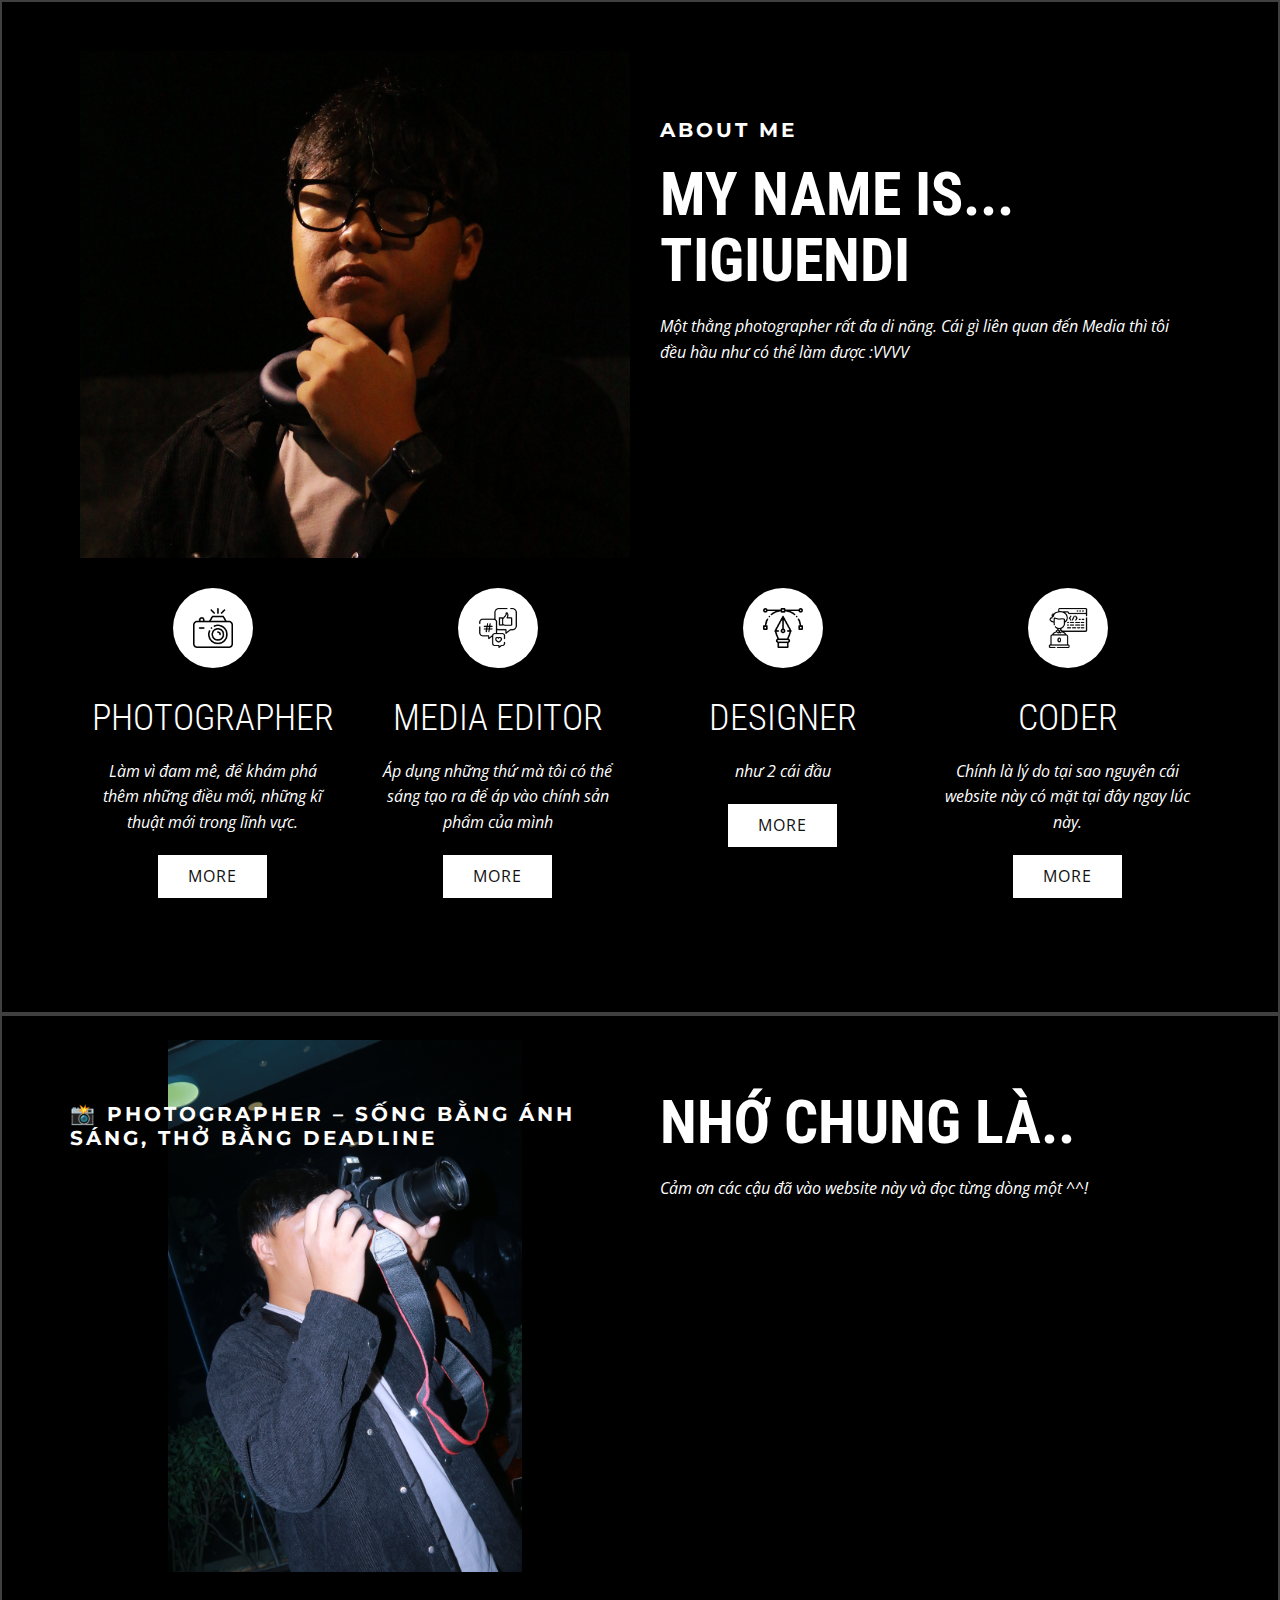
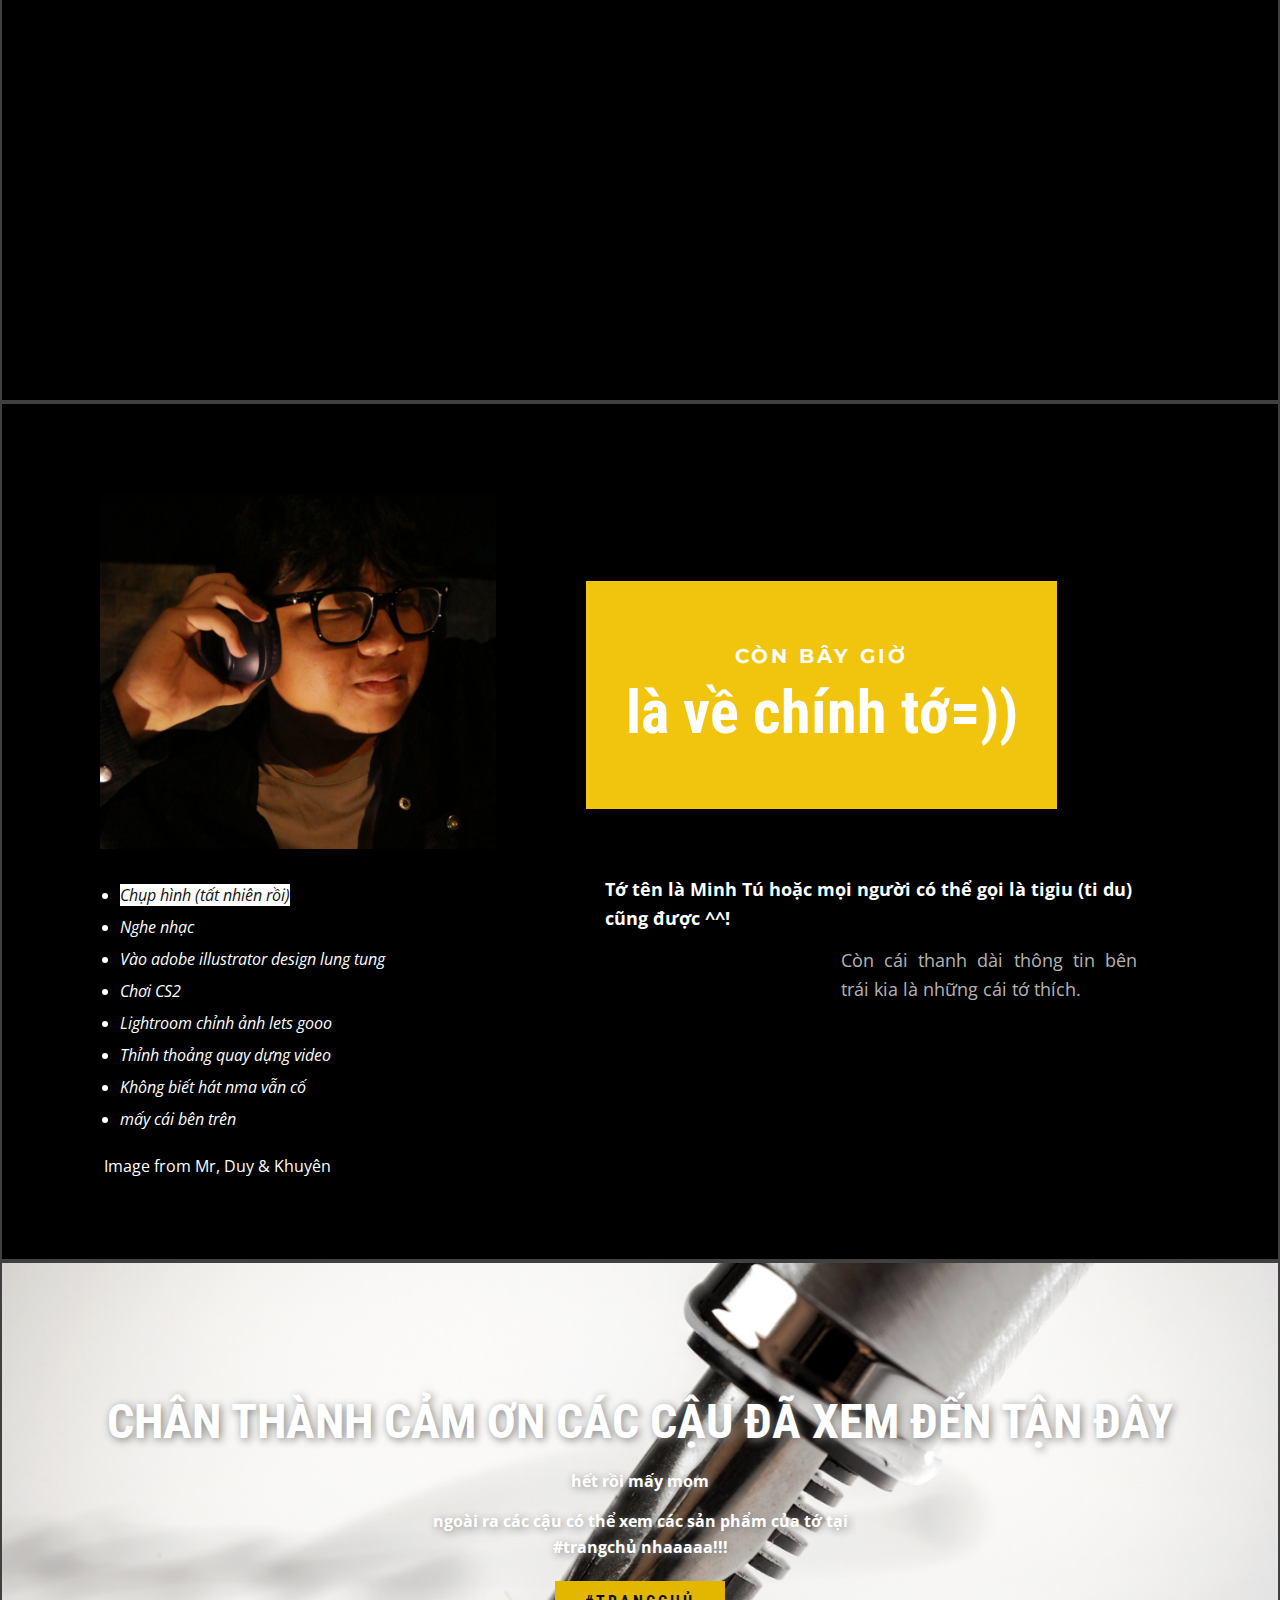
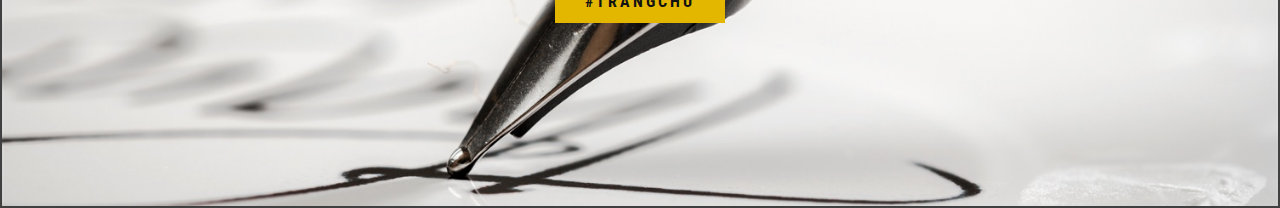
<file: indexBU.html>
<!DOCTYPE html>
<html style="font-size: 16px;" lang="en"><head>
    <meta name="viewport" content="width=device-width, initial-scale=1.0">
    <meta charset="utf-8">
    <meta name="keywords" content="Contact Us">
    <meta name="description" content="">
    <title>gioi thieu ve tigiu</title>
    <link rel="stylesheet" href="nicepage.css" media="screen">
<link rel="stylesheet" href="index.css" media="screen">
    <script class="u-script" type="text/javascript" src="jquery.js" defer=""></script>
    <script class="u-script" type="text/javascript" src="nicepage.js" defer=""></script>
    <meta name="generator" content="Nicepage 7.11.17, nicepage.com">
    
    
    
    
    
    
    <link id="u-page-google-font" rel="stylesheet" href="https://fonts.googleapis.com/css2?display=swap&amp;family=Roboto+Condensed:ital,wght@0,100..900;1,100..900&amp;family=Open+Sans:ital,wght@0,300..800;1,300..800&amp;family=Montserrat:ital,wght@0,100..900;1,100..900">
    <script type="application/ld+json">{
		"@context": "http://schema.org",
		"@type": "Organization",
		"name": ""
}</script>
    <meta name="theme-color" content="#478ac9">
    <meta property="og:title" content="Home 1">
    <meta property="og:type" content="website">
  <meta data-intl-tel-input-cdn-path="intlTelInput/"></head>
  <body data-home-page="https://website6549979.nicepage.io/Home-1.html?version=f0bddd8f-cf1e-7330-55e7-b80fea4a2f24" data-home-page-title="Home 1" data-path-to-root="./" data-include-products="false" class="u-body u-clearfix u-xl-mode" data-lang="en">
    <section class="u-align-center u-border-2 u-border-grey-75 u-clearfix u-container-align-center u-custom-color-2 u-section-1" id="sec-3537">
      <div class="u-clearfix u-sheet u-sheet-1">
        <div class="data-layout-selected u-clearfix u-expanded-width u-layout-wrap u-layout-wrap-1">
          <div class="u-layout">
            <div class="u-layout-row">
              <div class="u-align-center-lg u-align-center-sm u-align-center-xl u-align-center-xs u-container-style u-layout-cell u-left-cell u-size-30 u-layout-cell-1">
                <div class="u-container-layout u-valign-bottom">
                  <img class="u-absolute-hcenter-lg u-image u-image-1" src="images/IMG_1189.JPG" data-image-width="1824" data-image-height="2736">
                </div>
              </div>
              <div class="u-container-style u-layout-cell u-right-cell u-size-30 u-layout-cell-2">
                <div class="u-container-layout u-valign-middle-lg u-valign-middle-md u-valign-middle-sm u-valign-middle-xs u-container-layout-2">
                  <h5 class="u-text u-text-default u-text-1">about me</h5>
                  <h1 class="u-custom-font u-font-roboto-condensed u-text u-text-2">MY NAME IS... TIGIUENDI </h1>
                  <p class="u-text u-text-3">Một thằng photographer rất đa di năng. Cái gì liên quan đến Media thì tôi đều hầu như có thể làm được :VVVV </p>
                </div>
              </div>
            </div>
          </div>
        </div>
        <div class="u-expanded-width u-list u-list-1">
          <div class="u-repeater u-repeater-1">
            <div class="u-align-center u-black u-container-style u-list-item u-repeater-item u-list-item-1">
              <div class="u-container-layout u-similar-container u-container-layout-3"><span class="u-file-icon u-icon u-icon-circle u-white u-icon-1"><img src="images/3004613.png" alt=""></span>
                <h2 class="u-custom-font u-font-roboto-condensed u-text u-text-default u-text-4">PHOTOGRAPHER</h2>
                <p class="u-text u-text-5">Làm vì đam mê, để khám phá thêm những điều mới, những kĩ thuật mới trong lĩnh vực​.</p>
                <a href="#" class="u-btn u-button-style u-white u-btn-1">more</a>
              </div>
            </div>
            <div class="u-align-center u-black u-container-style u-list-item u-repeater-item u-list-item-2">
              <div class="u-container-layout u-similar-container u-container-layout-4"><span class="u-file-icon u-icon u-icon-circle u-white u-icon-2"><img src="images/2065064.png" alt=""></span>
                <h2 class="u-custom-font u-font-roboto-condensed u-text u-text-default u-text-6">MEDIA EDITOR</h2>
                <p class="u-text u-text-7">Áp dụng những thứ mà tôi có thể sáng tạo ra để áp vào chính sản phẩm của mình </p>
                <a href="#" class="u-btn u-button-style u-white u-btn-2">more</a>
              </div>
            </div>
            <div class="u-align-center u-black u-container-style u-list-item u-repeater-item u-list-item-3">
              <div class="u-container-layout u-similar-container u-container-layout-5"><span class="u-file-icon u-icon u-icon-circle u-white u-icon-3"><img src="images/751418.png" alt=""></span>
                <h2 class="u-custom-font u-font-roboto-condensed u-text u-text-default u-text-8">DesignER</h2>
                <p class="u-text u-text-9">như 2 cái đầu </p>
                <a href="#" class="u-btn u-button-style u-white u-btn-3">more</a>
              </div>
            </div>
            <div class="u-align-center u-black u-container-style u-list-item u-repeater-item u-list-item-4">
              <div class="u-container-layout u-similar-container u-container-layout-6"><span class="u-file-icon u-icon u-icon-circle u-white u-icon-4"><img src="images/5486693.png" alt=""></span>
                <h2 class="u-custom-font u-font-roboto-condensed u-text u-text-default u-text-10">CODER</h2>
                <p class="u-text u-text-11">Chính là lý do tại sao nguyên cái website này có mặt tại đây ngay lúc này.</p>
                <a href="#" class="u-btn u-button-style u-white u-btn-4">more</a>
              </div>
            </div>
          </div>
        </div>
      </div>
    </section>
    <section class="u-align-center u-border-2 u-border-grey-75 u-clearfix u-container-align-center u-custom-color-2 u-section-1" id="sec-3537">
      <div class="u-clearfix u-sheet u-sheet-1">
        <div class="data-layout-selected u-clearfix u-expanded-width u-layout-wrap u-layout-wrap-1">
          <div class="u-layout">
            <div class="u-layout-row">
              <div class="u-container-style u-layout-cell u-shape-rectangle u-size-28-md u-size-28-sm u-size-28-xs u-size-30-lg u-size-30-xl u-layout-cell-1">
                <div class="u-container-layout u-valign-bottom-lg u-container-layout-1">
                  <img class="u-expanded-height u-image u-image-contain u-image-default u-image-1" alt="" data-image-width="1824" data-image-height="2736" src="images/IMG_1144.JPG">
                  <h5 class="u-custom-font u-font-montserrat u-text u-text-default u-text-1"> 📸 Photographer – sống bằng ánh sáng, thở bằng deadline</h5>
                </div>
              </div>
              <div class="u-container-style u-layout-cell u-size-30-lg u-size-30-xl u-size-32-md u-size-32-sm u-size-32-xs u-layout-cell-2">
                <div class="u-container-layout u-valign-middle-lg u-valign-middle-md u-valign-middle-sm u-valign-middle-xs u-container-layout-2">
                  <h2 class="u-align-left u-text u-text-2">NHỚ CHUNG LÀ..</h2>
                  <p class="u-align-justify u-text u-text-default u-text-3">Cảm ơn các cậu đã vào website này và đọc từng dòng một ^^!<br>
                    <br>
                  </p>
                </div>
              </div>
            </div>
          </div>
        </div>
      </div>
    </section>
    <section class="u-black u-border-2 u-border-grey-75 u-clearfix u-valign-middle-md u-valign-middle-sm u-valign-middle-xs u-section-3" id="carousel_a4fe">
      <div class="data-layout-selected u-clearfix u-layout-wrap u-layout-wrap-1">
        <div class="u-layout" style="">
          <div class="u-layout-row" style="">
            <div class="u-align-left u-container-style u-layout-cell u-shape-rectangle u-size-24 u-layout-cell-1">
              <div class="u-container-layout u-valign-top-lg u-valign-top-md u-valign-top-sm u-valign-top-xs u-container-layout-1">
                <img class="u-expanded-width u-image u-image-1" src="images/IMG_1211.JPG" data-image-width="1824" data-image-height="2736">
                <ul class="u-text u-text-default u-text-1">
                  <li><span style="background-color: #ffffff; color: #111111; font-family: 'Open Sans',sans-serif; font-size: 1rem;"> Chụp hình (tất nhiên rồi)</span>
                    <br>
                  </li>
                  <li>Nghe nhạc</li>
                  <li>Vào adobe illustrator design lung tung</li>
                  <li>Chơi CS2</li>
                  <li>Lightroom chỉnh ảnh lets gooo</li>
                  <li>Thỉnh thoảng quay dựng video</li>
                  <li>Không biết hát nma vẫn cố</li>
                  <li>mấy cái bên trên</li>
                </ul>
                <p class="u-text u-text-2">Image from Mr, Duy &amp; Khuyên</p>
              </div>
            </div>
            <div class="u-container-style u-layout-cell u-shape-rectangle u-size-36 u-layout-cell-2">
              <div class="u-container-layout u-valign-bottom-lg u-valign-bottom-md u-valign-bottom-xl u-container-layout-2">
                <div class="u-align-center u-container-align-center u-container-style u-expanded-width-xs u-group u-palette-3-base u-group-1">
                  <div class="u-container-layout u-valign-middle u-container-layout-3">
                    <h5 class="u-text u-text-body-alt-color u-text-default u-text-3">còn bây giờ</h5>
                    <h2 class="u-text u-text-body-alt-color u-text-default u-text-4">là về chính tớ=))</h2>
                  </div>
                </div>
                <p class="u-align-left u-text u-text-5">Tớ tên là Minh Tú hoặc mọi người có thể gọi là tigiu (ti du) cũng được ^^! </p>
                <div class="u-container-style u-group u-group-2">
                  <div class="u-container-layout">
                    <p class="u-align-justify u-text u-text-grey-30 u-text-6">Còn cái thanh dài thông tin bên trái kia là những cái tớ thích. </p>
                  </div>
                </div>
              </div>
            </div>
          </div>
        </div>
      </div>
    </section>
    <section class="u-align-center u-border-2 u-border-grey-75 u-clearfix u-image u-section-4" id="carousel_fc42" data-image-width="5616" data-image-height="3744">
      <div class="u-clearfix u-sheet u-valign-middle-lg u-valign-middle-md u-valign-middle-sm u-valign-middle-xs u-sheet-1">
        <h2 class="u-text u-text-body-alt-color u-text-default u-text-1">CHÂN THÀNH CẢM ƠN CÁC CẬU ĐÃ XEM ĐẾN TẬN ĐÂY</h2>
        <p class="u-text u-text-body-alt-color u-text-2">hết rồi mấy mom </p>
        <p class="u-text u-text-body-alt-color u-text-3">ngoài ra các cậu có thể xem các sản phẩm của tớ tại #trangchủ nhaaaaa!!! </p>
        <a href="https://atv.asakura.fi" class="u-active-black u-border-none u-btn u-button-style u-custom-font u-font-roboto-condensed u-hover-black u-palette-2-base u-text-active-palette-2-base u-text-body-color u-text-hover-palette-2-base u-btn-1">#trangchủ </a>
      </div>
    </section>
    
    
    
    
</body></html>
</file>
